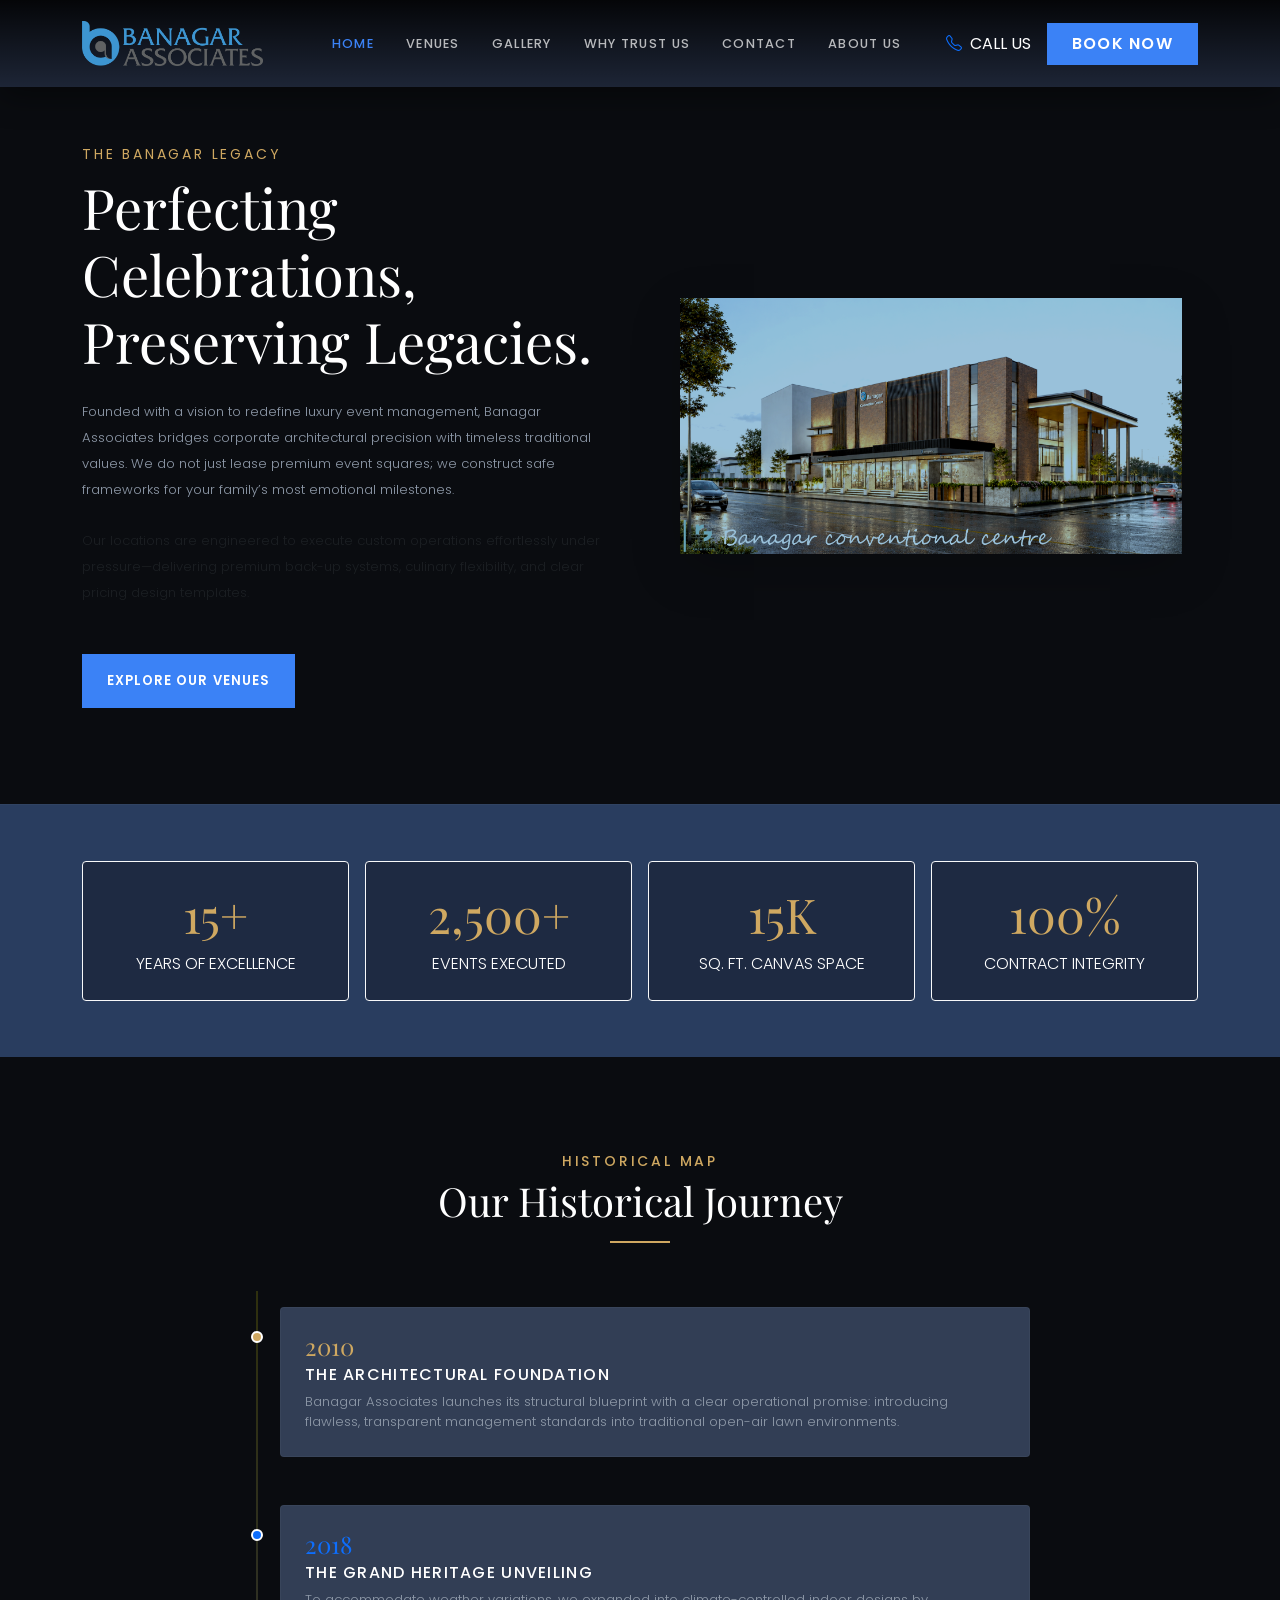
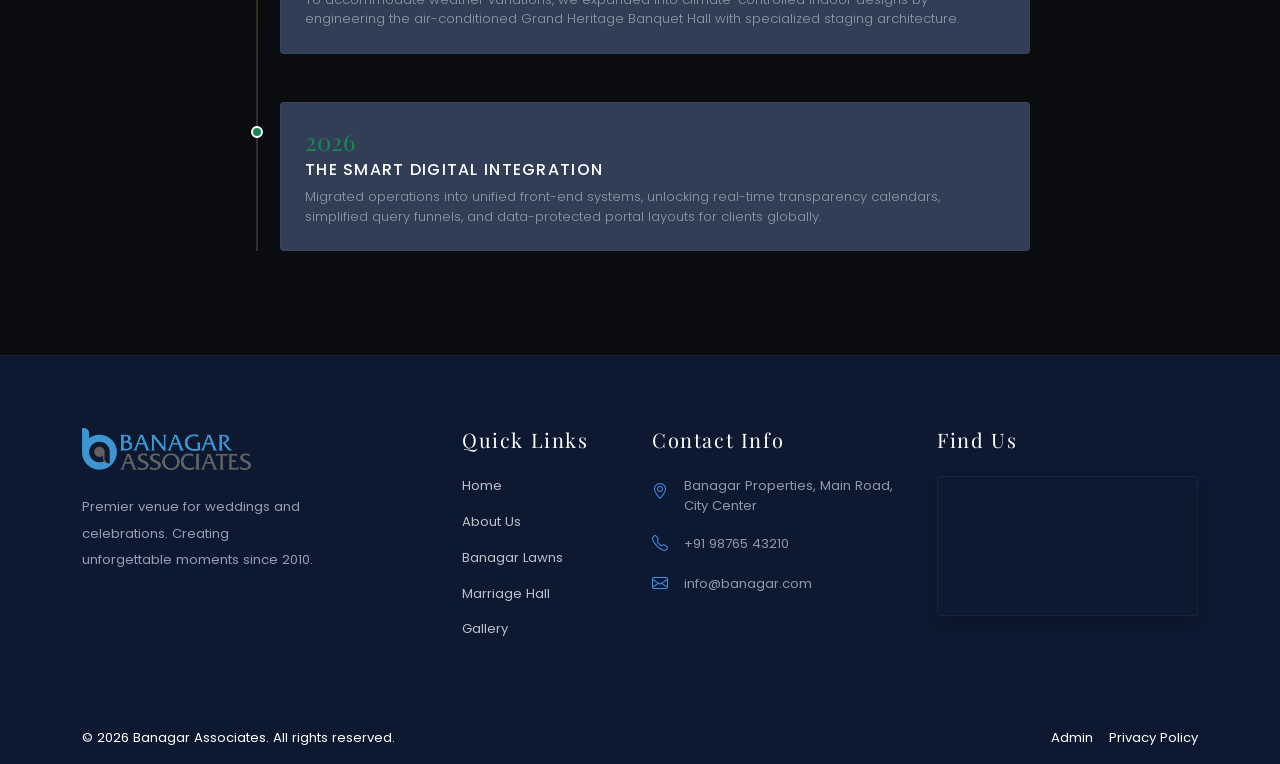
<file: frontend/about.html>
<!DOCTYPE html>
<html lang="en">
<head>
    <meta charset="UTF-8">
    <meta name="viewport" content="width=device-width, initial-scale=1.0">
    <title>About Us | Banagar Associates</title>
    
    <link href="https://cdn.jsdelivr.net/npm/bootstrap@5.3.2/dist/css/bootstrap.min.css" rel="stylesheet">
    <link rel="stylesheet" href="https://cdn.jsdelivr.net/npm/bootstrap-icons@1.11.3/font/bootstrap-icons.min.css">
    <link rel="stylesheet" href="https://cdnjs.cloudflare.com/ajax/libs/animate.css/4.1.1/animate.min.css"/>
    <link href="https://fonts.googleapis.com/css2?family=Playfair+Display:ital,wght@0,300;0,400;1,300&family=Poppins:wght@200;300;400;500;600&display=swap" rel="stylesheet">
    <link rel="stylesheet" href="../index.css">
    <style>
        :root {
            --bg-deep-base: #0a0c10;
            --bg-dark-midnight: #0b0e14;
            --bg-card-surface: #131a26;
            --primary-blue: #3b82f6;
            --accent-gold: #cfa861;
            --text-slate-muted: #8e99a8;
        }

        body {
            font-family: 'Poppins', sans-serif;
            background-color: var(--bg-deep-base);
            color: #ffffff;
            overflow-x: hidden;
        }

        /* Typography & Helper Classes */
        .font-serif { font-family: 'Playfair Display', serif; }
        .text-gold { color: var(--accent-gold); }
        .text-light-muted { color: var(--text-slate-muted); }
        .tracking-widest { letter-spacing: 0.2em; }
        .tracking-wide { letter-spacing: 0.08em; }
        .accent-line { width: 60px; height: 2px; background-color: var(--accent-gold); }
        .fs-7 { font-size: 0.82rem !important; }
        .fs-8 { font-size: 0.72rem !important; }
        .max-w-xl { max-width: 600px; }
        .max-w-md { max-width: 780px; }
        .filter-cool { filter: brightness(0.9) contrast(1.05); }

        /* Navigation Bar Structural Adjustments */
        .navbar {
            background-color: #1d2536 !important;
            box-shadow: 0 10px 30px rgba(0,0,0,0.4);
        }
        .brand-logo-frame { height: 42px; 
            display: flex; 
            align-items: center; 
        }
        .brand-logo-frame img { 
            height: 100%; 
            width: auto; 
            object-fit: contain; 
        }
        .nav-link {
            font-size: 0.8rem;
            font-weight: 500;
            letter-spacing: 0.1em;
            color: rgba(255,255,255,0.7) !important;
            transition: color 0.2s ease;
        }
        .nav-link:hover, .nav-link.active { color: var(--primary-blue) !important; }
        
        /* Active Navbar Route Outline Pill */
        .contact-nav-pill {
            border: 1px solid var(--primary-blue);
            border-radius: 20px;
            color: #ffffff !important;
        }

        /* Section 1: Editorial Hero Layout Adjustments */
        .border-gold-frame {
            border: 1px solid rgba(228, 217, 197, 0.3) !important;
            transform: translate(12px, 12px);
            z-index: 1;
        }

        /* Section 2: Blue-Navy Premium Metrics Panel */
        .bg-midnight-premium { background-color: #293d5f !important; }

        .bg-slate-surface {
            background-color: #1e2a42 !important; /* Matches the solid card tone of the venue cards */
            }

        .simple-metric-card {
            border-radius: 4px;
            transition: background-color 0.25s ease, transform 0.25s ease;
            }

/* Subtle response on user hover without breaking layout simplicity */
        .simple-metric-card:hover {
            background-color: #131a26 !important;
            transform: translateY(-3px);
            }

        /* Section 3: Interactive Chronological Timeline Design */
        .timeline-container { position: relative; 
            padding-left: 30px; 
        }
        .timeline-center-spine {
            position: absolute; 
            top: 0; 
            bottom: 0; 
            left: 6px; 
            width: 2px;
            background: linear-gradient(to bottom,yellow 0%,  50%, #ffffff 100%);
            opacity: 0.15;
        }

        .timeline-dot {
            position: absolute; 
            left: -29px; 
            top: 24px; 
            width: 12px; 
            height: 12px;
            border-radius: 50%; 
            border: 2px solid #ffffff; 
            z-index: 1;
        }
        .timeline-card {
            border: 1px solid rgba(223, 211, 211, 0.04);
            border-radius: 4px;
            background-color: #323e55;
            transition: background-color 0.25s ease;
        }
        .timeline-card:hover { background-color: #1e2a42 !important; }

        /* Layout Footer Framework */
        .footer-section { background-color: #0d1930 !important; 
            border-top: 1px solid rgba(255, 255, 255, 0.03); 
        }
        .footer-logo { height: 40px; 
            width: auto; 
            object-fit: contain; 
        }
        .footer-links li a { color: #b9c1cb !important; 
            text-decoration: none; 
            transition: color 0.2s ease; 
        }
        .footer-links li a:hover { color: var(--primary-blue) !important; }
        .footer-map-container { width: 100%; 
            height: 140px; 
            border: 1px solid rgba(255, 255, 255, 0.05); 
        }
        .footer-map-container iframe { filter: grayscale(1) invert(0.92) contrast(1.1) brightness(0.95); }
        .sub-footer-links a { color: #a5abb0; 
            text-decoration: none; 
            transition: color 0.2s ease; 
        }
        .sub-footer-links a:hover { color: #ffffff !important; }

        @media (max-width: 991.98px) {
    /* Resets the active link border pill to an elegant side-border on mobile menus */
    .contact-nav-pill {
        border: none !important;
        border-left: 2px solid var(--primary-blue) !important;
        border-radius: 0 !important;
        padding-left: 15px !important;
    }

    /* Prevents the decorative gold frame layout from causing horizontal overflow */
    .border-gold-frame {
        transform: translate(0, 0) !important;
        position: relative !important;
    }
    
    .layout-frame-wrapper {
        padding: 0 !important;
    }
}

/* 2. SMARTPHONES / PORTRAIT MOBILE VIEWS (Max-width: 767.98px) */
@media (max-width: 767.98px) {
    /* Editorial Hero Section Adjustments */
    .display-4 {
        font-size: 2.15rem !important;
        line-height: 1.3 !important;
        text-align: center;
    }

    /* Centers headers and scales paragraphs nicely */
    .py-5 .text-center-sm-fallback {
        text-align: center !important;
    }

    /* Metrics Section: Forces a clean 2x2 grid box presentation */
    .bg-midnight-premium .col-6 {
        padding: 6px !important;
    }

    .simple-metric-card {
        padding: 20px 10px !important;
    }

    .simple-metric-card .display-5 {
        font-size: 1.85rem !important;
    }

    .simple-metric-card .fs-8 {
        font-size: 0.68rem !important;
    }

    /* Chronological Timeline Layout Adjustments */
    .timeline-container {
        padding-left: 20px !important;
    }

    .timeline-center-spine {
        left: 4px !important;
    }

    .timeline-dot {
        left: -21px !important;
        top: 20px !important;
        width: 10px !important;
        height: 10px !important;
    }

    .timeline-card {
        padding: 20px !important;
    }

    .timeline-card .h4 {
        font-size: 1.25rem !important;
    }

    .timeline-card h4.h6 {
        font-size: 0.8rem !important;
        letter-spacing: 0.05em !important;
    }
}

/* 3. EXTRA SMALL DEVICES (Max-width: 375px) */
@media (max-width: 375px) {
    .display-4 {
        font-size: 1.85rem !important;
    }

    .simple-metric-card .display-5 {
        font-size: 1.6rem !important;
    }
}
    </style>
</head>
<body>

    <nav class="navbar navbar-expand-lg navbar-dark fixed-top py-3">
        <div class="container">
            <a class="navbar-brand d-flex align-items-center" href="#home">
                <div class="brand-logo me-2"><img src="../assets/images/logo-01.png" alt="Banagar Associates Logo"></div>
                <div class="brand-text">   
                </div>
            </a>
            <button class="navbar-toggler border-0" type="button" data-bs-toggle="collapse" data-bs-target="#navbarNav">
                <span class="navbar-toggler-icon"></span>
            </button>
            <div class="collapse navbar-collapse" id="navbarNav">
                <ul class="navbar-nav mx-auto mb-2 mb-lg-0 gap-3">
                   <li class="nav-item"><a class="nav-link active" href="../index.html">HOME</a></li>
                    <li class="nav-item"><a class="nav-link" href="../index.html#venues">VENUES</a></li>
                    <li class="nav-item"><a class="nav-link" href="../index.html#gallery">GALLERY</a></li>
                    <li class="nav-item"><a class="nav-link" href="../index.html#trust">WHY TRUST US</a></li>
                    <li class="nav-item"><a class="nav-link" href="../frontend/contact.html">CONTACT</a></li>
                    <li class="nav-item"><a class="nav-link" href="../frontend/about.html">ABOUT US</a></li>
                </ul>
                <div class="d-flex align-items-center gap-3">
                    <a href="tel:+911234567890" class="text-white text-decoration-none fs-6 d-none d-xl-inline"><i class="bi bi-telephone text-primary me-2"></i>CALL US</a>
                    <a href="../frontend/booking.html" class="btn btn-primary px-4 py-2 fw-semibold tracking-wide rounded-0">BOOK NOW</a>
                </div>
            </div>
        </div>
    </nav>

    <section class="py-5 mt-5 position-relative">
        <div class="container py-5">
            <div class="row align-items-center g-5">
                <div class="col-lg-6" data-animate="fadeInLeft">
                    <span class="text-gold tracking-widest text-uppercase small d-block mb-2">THE BANAGAR LEGACY</span>
                    <h1 class="display-4 text-white main-heading font-serif fw-light mb-4">Perfecting Celebrations, Preserving Legacies.</h1>
                    <p class="text-light-muted fs-7 fw-light lh-lg mb-4">
                        Founded with a vision to redefine luxury event management, Banagar Associates bridges corporate architectural precision with timeless traditional values. We do not just lease premium event squares; we construct safe frameworks for your family’s most emotional milestones.
                    </p>
                    <p class="text-muted fs-7 fw-light lh-lg mb-5">
                        Our locations are engineered to execute custom operations effortlessly under pressure—delivering premium back-up systems, culinary flexibility, and clear pricing design templates.
                    </p>
                    <a href="./venues.html" class="btn btn-primary px-4 py-3 fw-semibold rounded-0 tracking-wide fs-7">EXPLORE OUR VENUES</a>
                </div>
                <div class="col-lg-6" data-animate="fadeInRight">
                    <div class="position-relative p-3 layout-frame-wrapper">
                        <div class="border-gold-frame position-absolute inset-0 m-1"></div>
                        <img src="../assets/images/abt.png" alt="Banagar Luxury Legacy Presentation" class="img-fluid position-relative z-2 rounded-0 shadow-lg filter-grayscale">
                    </div>
                </div>
            </div>
        </div>
    </section>

    <section class="py-5 bg-midnight-premium border-top border-bottom border-secondary border-bottom-0 border-opacity-10">
        <div class="container py-2">
            <div class="row g-3 text-center">
                
                <div class="col-6 col-lg-3" data-animate="fadeInUp">
                    <div class="p-4 bg-slate-surface h-100 simple-metric-card border border-light border-opacity-5">
                        <div class="display-5 font-serif text-gold mb-2 fw-light">15+</div>
                        <span class="fs-9 text-uppercase tracking-wider text-white fw-light d-block">Years of Excellence</span>
                    </div>
                </div>
                
                <div class="col-6 col-lg-3" data-animate="fadeInUp">
                    <div class="p-4 bg-slate-surface h-100 simple-metric-card border border-light border-opacity-5">
                        <div class="display-5 font-serif text-gold mb-2 fw-light">2,500+</div>
                        <span class="fs-9 text-uppercase tracking-wider text-white fw-light d-block">Events Executed</span>
                    </div>
                </div>
                
                <div class="col-6 col-lg-3" data-animate="fadeInUp">
                    <div class="p-4 bg-slate-surface h-100 simple-metric-card border border-light border-opacity-5">
                        <div class="display-5 font-serif text-gold mb-2 fw-light">15K</div>
                        <span class="fs-9 text-uppercase tracking-wider text-white fw-light d-block">Sq. Ft. Canvas Space</span>
                    </div>
                </div>
                
                <div class="col-6 col-lg-3" data-animate="fadeInUp">
                    <div class="p-4 bg-slate-surface h-100 simple-metric-card border border-light border-opacity-5">
                        <div class="display-5 font-serif text-gold mb-2 fw-light">100%</div>
                        <span class="fs-9 text-uppercase tracking-wider text-white fw-light d-block">Contract Integrity</span>
                    </div>
                </div>

            </div>
        </div>
    </section>

    <section class="py-5 bg-dark-deep">
        <div class="container py-5">
            
            <div class="text-center max-w-xl mx-auto mb-5" data-animate="fadeInDown">
                <h6 class="text-gold tracking-widest text-uppercase small mb-2">HISTORICAL MAP</h6>
                <h2 class="display-6 text-white font-serif fw-light">Our Historical Journey</h2>
                <div class="accent-line mx-auto my-3"></div>
            </div>

            <div class="timeline-container position-relative mx-auto mt-5 pt-3 max-w-md">
                <div class="timeline-center-spine"></div>

                <div class="timeline-row mb-5 position-relative" data-animate="fadeInUp">
                    <div class="timeline-dot bg-gold"></div>
                    <div class="timeline-card p-4">
                        <span class="font-serif text-gold h4 d-block mb-1 fw-light">2010</span>
                        <h4 class="h6 text-white text-uppercase tracking-wide mb-2">The Architectural Foundation</h4>
                        <p class="text-light-muted fs-7 mb-0 lh-base fw-light">Banagar Associates launches its structural blueprint with a clear operational promise: introducing flawless, transparent management standards into traditional open-air lawn environments.</p>
                    </div>
                </div>

                <div class="timeline-row mb-5 position-relative" data-animate="fadeInUp">
                    <div class="timeline-dot bg-primary"></div>
                    <div class="timeline-card p-4">
                        <span class="font-serif text-primary h4 d-block mb-1 fw-light">2018</span>
                        <h4 class="h6 text-white text-uppercase tracking-wide mb-2">The Grand Heritage Unveiling</h4>
                        <p class="text-light-muted fs-7 mb-0 lh-base fw-light">To accommodate weather variations, we expanded into climate-controlled indoor designs by engineering the air-conditioned Grand Heritage Banquet Hall with specialized staging architecture.</p>
                    </div>
                </div>

                <div class="timeline-row mb-2 position-relative" data-animate="fadeInUp">
                    <div class="timeline-dot bg-success"></div>
                    <div class="timeline-card p-4">
                        <span class="font-serif text-success h4 d-block mb-1 fw-light">2026</span>
                        <h4 class="h6 text-white text-uppercase tracking-wide mb-2">The Smart Digital Integration</h4>
                        <p class="text-light-muted fs-7 mb-0 lh-base fw-light">Migrated operations into unified front-end systems, unlocking real-time transparency calendars, simplified query funnels, and data-protected portal layouts for clients globally.</p>
                    </div>
                </div>
            </div>

        </div>
    </section>

    <footer class="footer-section pt-5 pb-3">
        <div class="container pt-4">
            <div class="row g-4 mb-5">
                <div class="col-sm-6 col-lg-3">
                    <div class="footer-brand mb-4">
                        <div class="brand-logo-frame">
                            <img src="../assets/images/logo-01.png" alt="Banagar Associates Logo" class="footer-logo">
                        </div>
                    </div>
                    <p class="text-light-muted fs-7 lh-lg pe-xl-4 footer-desc">
                        Premier venue for weddings and celebrations. Creating unforgettable moments since 2010.
                    </p>
                </div>
                <div class="col-sm-6 col-lg-2 offset-lg-1">
                    <h4 class="h5 text-white font-serif mb-4 fw-normal tracking-wide">Quick Links</h4>
                    <ul class="list-unstyled footer-links d-grid gap-3 fs-7">
                        <li><a href="index.html#home">Home</a></li>
                        <li><a href="about.html">About Us</a></li>
                        <li><a href="index.html#venues">Banagar Lawns</a></li>
                        <li><a href="index.html#venue-catalog">Marriage Hall</a></li>
                        <li><a href="index.html#gallery">Gallery</a></li>
                    </ul>
                </div>
                <div class="col-sm-6 col-lg-3">
                    <h4 class="h5 text-white font-serif mb-4 fw-normal tracking-wide">Contact Info</h4>
                    <ul class="list-unstyled footer-contact-list d-grid gap-3 fs-7 text-light-muted">
                        <li class="d-flex align-items-start gap-3"><i class="bi bi-geo-alt text-primary mt-1"></i><span>Banagar Properties, Main Road,<br>City Center</span></li>
                        <li class="d-flex align-items-center gap-3"><i class="bi bi-telephone text-primary"></i><span>+91 98765 43210</span></li>
                        <li class="d-flex align-items-center gap-3"><i class="bi bi-envelope text-primary"></i><span>info@banagar.com</span></li>
                    </ul>
                </div>
                <div class="col-sm-6 col-lg-3">
                    <h4 class="h5 text-white font-serif mb-4 fw-normal tracking-wide">Find Us</h4>
                    <div class="footer-map-container position-relative overflow-hidden shadow">
                        <iframe src="https://www.google.com/maps/embed?pb=!1m18!1m12!1m3!1d3821.670807!2d73.8474!3d18.5204!2m3!1f0!2f0!3f0!3m2!1i1024!2i768!4f13.1!3m3!1m2!1s0x0%3A0x0!2zMTjCsDMxJzEzLjQiTiA3M8KwNTAnNTAuNiJF!5e0!3m2!1sen!2sin!4v1716300000000!5m2!1sen!2sin" width="100%" height="100%" style="border:0;" allowfullscreen="" loading="lazy"></iframe>
                    </div>
                </div>
            </div>
            <hr class="border-secondary border-opacity-10 my-4">
            <div class="row align-items-center fs-7 text-white g-3">
                <div class="col-md-6 text-center text-md-start"><p class="mb-0">© 2026 Banagar Associates. All rights reserved.</p></div>
                <div class="col-md-6 text-center text-md-end">
                    <div class="d-flex justify-content-center justify-content-md-end gap-3 sub-footer-links">
                        <a href="../frontend/adminlogin.html" class="text-white text-decoration-none">Admin</a>
                        <a href="#" class="text-white text-decoration-none">Privacy Policy</a>
                    </div>
                </div>
            </div>
        </div>
    </footer>

    <script src="https://cdn.jsdelivr.net/npm/bootstrap@5.3.2/dist/js/bootstrap.bundle.min.js"></script>
    
    <script>
        document.addEventListener("DOMContentLoaded", function () {
            const lazyObserver = new IntersectionObserver((elements) => {
                elements.forEach(node => {
                    if(node.isIntersecting) {
                        node.target.classList.add('animate__animated', node.target.dataset.animate);
                        lazyObserver.unobserve(node.target);
                    }
                });
            }, { threshold: 0.05 });
            document.querySelectorAll('[data-animate]').forEach(el => lazyObserver.observe(el));
        });
    </script>
</body>
</html>
</file>
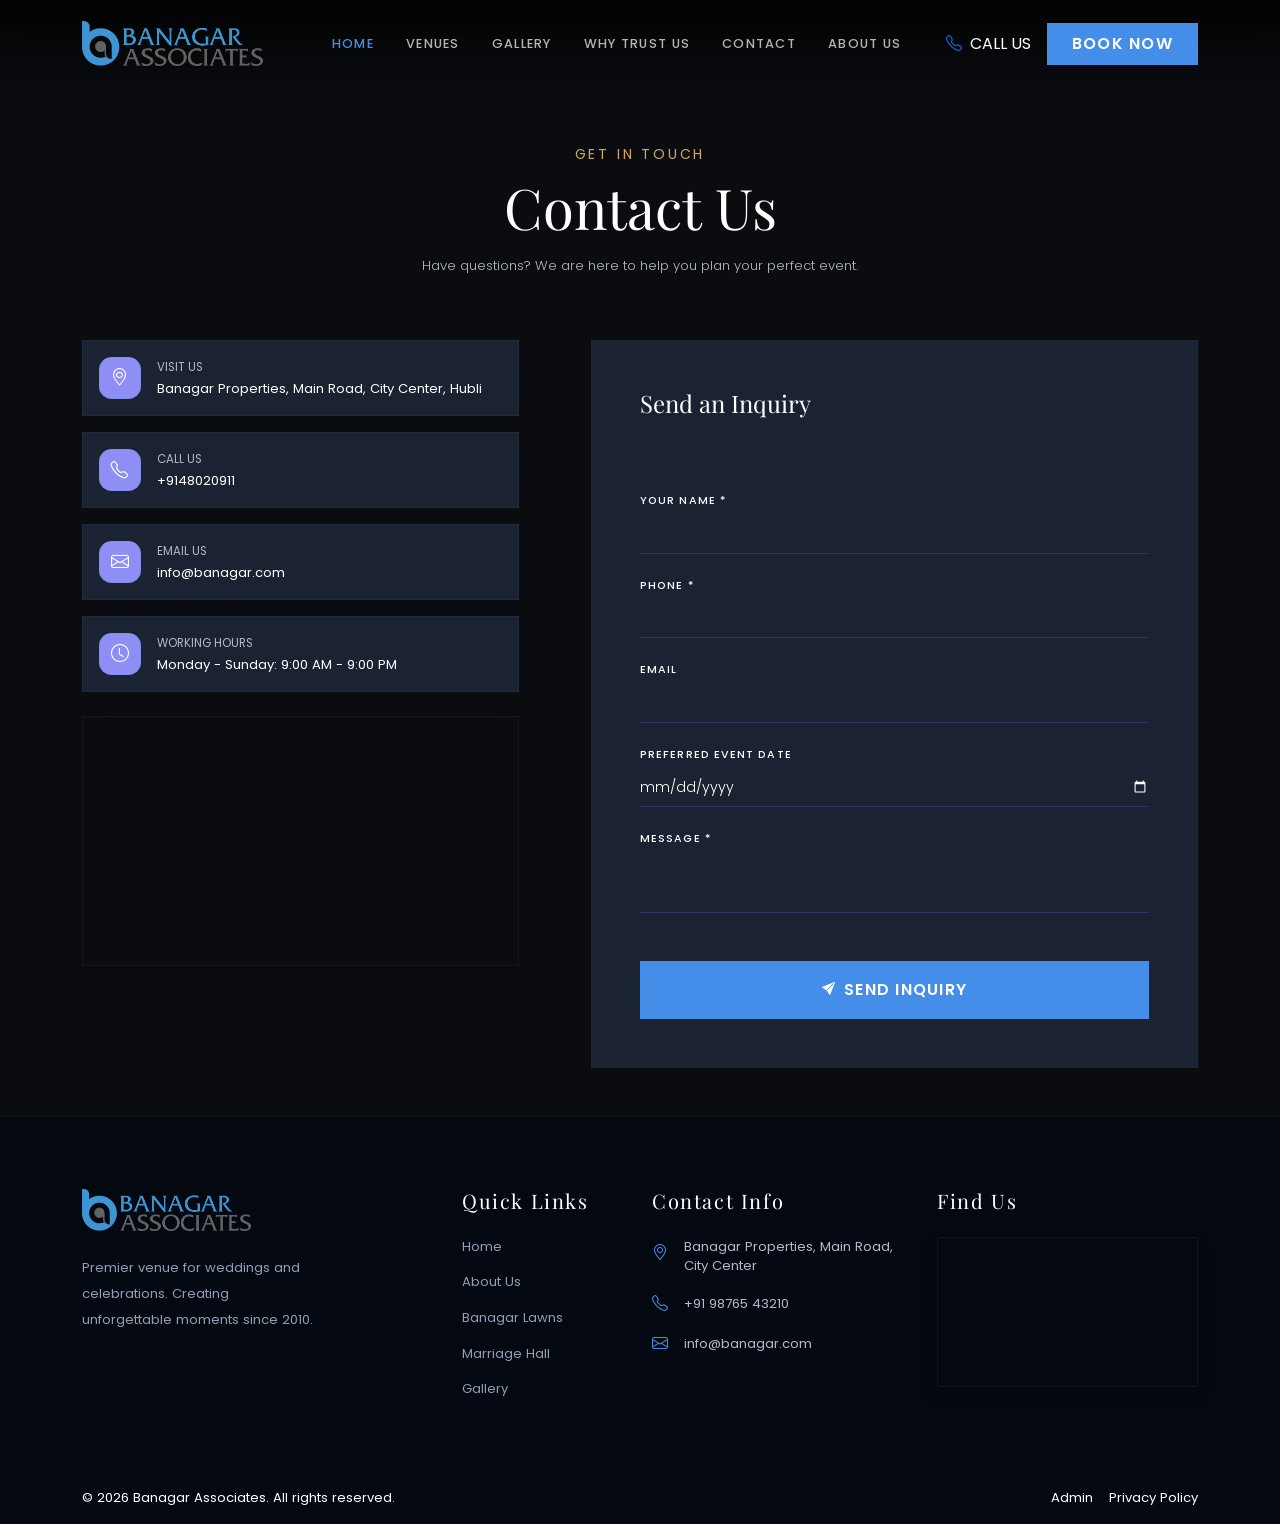
<file: frontend/contact.html>
<!DOCTYPE html>
<html lang="en">
<head>
    <meta charset="UTF-8">
    <meta name="viewport" content="width=device-width, initial-scale=1.0">
    <title>Contact Us | Banagar Associates</title>
    <link href="https://cdn.jsdelivr.net/npm/bootstrap@5.3.2/dist/css/bootstrap.min.css" rel="stylesheet">
    <link rel="stylesheet" href="https://cdn.jsdelivr.net/npm/bootstrap-icons@1.11.3/font/bootstrap-icons.min.css">
    <link href="https://fonts.googleapis.com/css2?family=Playfair+Display:ital,wght@0,300;0,400;1,300&family=Poppins:wght@200;300;400;500;600&display=swap" rel="stylesheet">
    <link rel="stylesheet" href="../index.css">
    <style>
    
    .contact-nav-pill {
    border: 1px solid #448eea;
    border-radius: 20px;
    color: #ffffff !important;
}

/* Left Column Info Chips Layout Box */
    .contact-info-chip {
    background-color: #1b2333; /* Rich deep navy box envelope wrapper */
    border: 1px solid rgba(255, 255, 255, 0.03);
    transition: background-color 0.2s ease;
}

.contact-info-chip:hover {
    background-color: #1e293a !important;
}

.chip-icon-box {
    width: 42px;
    height: 42px;
    background-color:rgb(142, 142, 244);
    border: 1px solid rgba(68, 142, 234, 0.15);
    font-size: 1.1rem;
    border-radius: 30%;
}

/* Main column Left Map Display dimensions */
.contact-page-map {
    width: 100%;
    height: 250px;
    border: 1px solid rgba(255, 255, 255, 0.04);
}

.contact-page-map iframe {
    filter: grayscale(1) invert(0.92) contrast(1.1) brightness(0.95);
}

/* Right Column Contact Form Wrap Background Box */
.contact-form-container {
    background-color: #1b2333 !important; /* Solid matte finish contrast container */
    border: 1px solid rgba(255, 255, 255, 0.02);
}

/* Custom Minimalist Flat Line Input Field Engine */
.input-field-group {
    position: relative;
    display: flex;
    flex-direction: column;
}

.form-label-custom {
    font-size: 0.68rem !important;
    font-weight: 500;
    letter-spacing: 0.1em;
    color: #fcfcfc; /* Hard low contrast grey text matching image layout */
    margin-bottom: 6px;
    text-transform: uppercase;
}

.form-input-minimal {
    width: 100%;
    background-color: transparent !important;
    border: none !important;
    border-bottom: 1px solid rgb(51, 51, 105) !important;
    padding: 8px 0px !important;
    font-size: 0.88rem !important;
    font-weight: 300;
    outline: none !important;
    border-radius: 0 !important;
    transition: border-color 0.25s ease;
}

/* Active Highlight Interaction line state */
.form-input-minimal:focus {
    border-color: #448eea !important;
}

/* Forces browser native dark-mode calendar dropdown support mapping */
.color-scheme-dark {
    color-scheme: dark;
}

/* Textarea line adjustment controls */
textarea.form-input-minimal {
    resize: none;
}

/* mobile responsive view */

/* 1. TABLETS & SMALL DESKTOPS (Max-width: 991.98px) */
@media (max-width: 991.98px) {
    /* Resets the navbar pill behavior on responsive collapse menus */
    .contact-nav-pill {
        border: none !important;
        border-left: 2px solid var(--primary-blue) !important;
        border-radius: 0 !important;
        padding-left: 15px !important;
    }

    /* Strips oversized padding to let content breathe on medium viewports */
    .contact-form-container {
        padding: 30px !important;
    }
}

/* 2. SMARTPHONES / PORTRAIT MOBILE VIEWS (Max-width: 767.98px) */
@media (max-width: 767.98px) {
    
    /* Compresses informational chips to fit cleanly in narrow layouts */
    .contact-info-chip {
        padding: 12px 15px !important;
        gap: 12px !important;
    }

    .chip-icon-box {
        width: 36px !important; /* Scales icons down slightly */
        height: 36px !important;
        font-size: 0.95rem !important;
        flex-shrink: 0; /* Prevents icons from squishing if text wraps long */
    }

    /* Adjusts detail typography sizing for compact touchscreens */
    .contact-info-chip h6 {
        font-size: 0.8rem !important;
        line-height: 1.4 !important;
    }

    /* Enhances the Map element interactive space */
    .contact-page-map {
        height: 200px !important; /* Reduces vertical footprint while remaining usable */
        margin-top: 10px !important;
    }

    /* Adjusts Form Wrap Padding spacing rules */
    .contact-form-container {
        padding: 24px 20px !important;
        margin-top: 15px; /* Ensures space when columns stack vertically */
    }

    /* Form Fields spacing configuration overrides */
    .input-field-group {
        margin-bottom: 25px !important; /* Keeps an uniform separation when viewing single-file fields */
    }

    .form-label-custom {
        font-size: 0.65rem !important;
        margin-bottom: 4px !important;
    }

    .form-input-minimal {
        padding: 6px 0px !important;
        font-size: 0.85rem !important;
    }
}

/* 3. EXTRA SMALL DEVICES (Max-width: 375px) */
@media (max-width: 375px) {
    /* Prevents long emails or addresses from wrapping into layout chaos */
    .contact-info-chip h6 {
        font-size: 0.75rem !important;
    }
    
    .contact-form-container {
        padding: 20px 15px !important;
    }
}
    </style>

</head>
<body class="bg-dark-deep text-white">

    <nav class="navbar navbar-expand-lg navbar-dark fixed-top py-3">
        <div class="container">
            <a class="navbar-brand d-flex align-items-center" href="#home">
                <div class="brand-logo me-2"><img src="../assets/images/logo-01.png" alt="Banagar Associates Logo"></div>
                <div class="brand-text">   
                </div>
            </a>
            <button class="navbar-toggler border-0" type="button" data-bs-toggle="collapse" data-bs-target="#navbarNav">
                <span class="navbar-toggler-icon"></span>
            </button>
            <div class="collapse navbar-collapse" id="navbarNav">
                <ul class="navbar-nav mx-auto mb-2 mb-lg-0 gap-3">
                    <li class="nav-item"><a class="nav-link active" href="../index.html">HOME</a></li>
                    <li class="nav-item"><a class="nav-link" href="../index.html#venues">VENUES</a></li>
                    <li class="nav-item"><a class="nav-link" href="../index.html#gallery">GALLERY</a></li>
                    <li class="nav-item"><a class="nav-link" href="../index.html#trust">WHY TRUST US</a></li>
                    <li class="nav-item"><a class="nav-link" href="#contact">CONTACT</a></li>
                    <li class="nav-item"><a class="nav-link" href="../frontend/about.html">ABOUT US</a></li>
                </ul>
                <div class="d-flex align-items-center gap-3">
                    <a href="tel:+911234567890" class="text-white text-decoration-none fs-6 d-none d-xl-inline"><i class="bi bi-telephone text-primary me-2"></i>CALL US</a>
                    <a href="./booking.html" class="btn btn-primary px-4 py-2 fw-semibold tracking-wide rounded-0">BOOK NOW</a>
                </div>
            </div>
        </div>
    </nav>

    <main class="contact-wrapper-main pt-5 mt-5">
        <div class="container py-5">
            
            <div class="text-center max-w-xl mx-auto mb-5">
                <span class="text-gold tracking-widest text-uppercase small d-block mb-2">GET IN TOUCH</span>
                <h1 class="display-4 text-white font-serif fw-light mb-3">Contact Us</h1>
                <p class="text-light-muted fs-7 fw-light">Have questions? We are here to help you plan your perfect event.</p>
            </div>

            <div class="row g-5 pt-3">
                
                <div class="col-lg-5 d-flex flex-column gap-3">
                    
                    <div class="contact-info-chip p-3 d-flex align-items-center gap-3">
                        <div class="chip-icon-box d-flex align-items-center justify-content-center text-primary-blue">
                            <i class="bi bi-geo-alt"></i>
                        </div>
                        <div>
                            <span class="fs-8 tracking-wider text-uppercase text-light-muted d-block mb-1">VISIT US</span>
                            <h6 class="fs-7 text-white mb-0 fw-normal">Banagar Properties, Main Road, City Center, Hubli</h6>
                        </div>
                    </div>

                    <div class="contact-info-chip p-3 d-flex align-items-center gap-3">
                        <div class="chip-icon-box d-flex align-items-center justify-content-center text-primary-blue">
                            <i class="bi bi-telephone"></i>
                        </div>
                        <div>
                            <span class="fs-8 tracking-wider text-uppercase text-light-muted d-block mb-1">CALL US</span>
                            <h6 class="fs-7 text-white mb-0 fw-normal">+9148020911</h6>
                        </div>
                    </div>

                    <div class="contact-info-chip p-3 d-flex align-items-center gap-3">
                        <div class="chip-icon-box d-flex align-items-center justify-content-center text-primary-blue">
                            <i class="bi bi-envelope"></i>
                        </div>
                        <div>
                            <span class="fs-8 tracking-wider text-uppercase text-light-muted d-block mb-1">EMAIL US</span>
                            <h6 class="fs-7 text-white mb-0 fw-normal">info@banagar.com</h6>
                        </div>
                    </div>

                    <div class="contact-info-chip p-3 d-flex align-items-center gap-3">
                        <div class="chip-icon-box d-flex align-items-center justify-content-center text-primary-blue">
                            <i class="bi bi-clock"></i>
                        </div>
                        <div>
                            <span class="fs-8 tracking-wider text-uppercase text-light-muted d-block mb-1">WORKING HOURS</span>
                            <h6 class="fs-7 text-white mb-0 fw-normal">Monday - Sunday: 9:00 AM - 9:00 PM</h6>
                        </div>
                    </div>

                    <div class="contact-page-map position-relative overflow-hidden rounded-0 mt-2 shadow">
                        <iframe 
                            src="https://www.google.com/maps/embed?pb=!1m18!1m12!1m3!1d3821.670807!2d73.8474!3d18.5204!2m3!1f0!2f0!3f0!3m2!1i1024!2i768!4f13.1!3m3!1m2!1s0x0%3A0x0!2zMTjCsDMxJzEzLjQiTiA3M8KwNTAnNTAuNiJF!5e0!3m2!1sen!2sin!4v1716300000000!5m2!1sen!2sin" 
                            width="100%" 
                            height="100%" 
                            style="border:0;" 
                            allowfullscreen="" 
                            loading="lazy" 
                            referrerpolicy="no-referrer-when-downgrade">
                        </iframe>
                    </div>

                </div>

                <div class="col-lg-7 ps-lg-5">
                    <div class="contact-form-container p-4 p-xl-5 bg-dark-card">
                        
                        <h2 class="h4 text-white font-serif fw-normal mb-2">Send an Inquiry</h2>
                        <p class="text-muted fs-7 mb-5">Fill in the form and we will get back to you.</p>

                        <form id="inquiry-form" autocomplete="off">
                            
                            <div class="input-field-group mb-4">
                                <label for="user_name" class="form-label-custom">YOUR NAME *</label>
                                <input type="text" id="user_name" class="form-input-minimal text-white" required>
                            </div>

                            <div class="input-field-group mb-4">
                                <label for="user_phone" class="form-label-custom">PHONE *</label>
                                <input type="tel" id="user_phone" class="form-input-minimal text-white" required>
                            </div>

                            <div class="input-field-group mb-4">
                                <label for="user_email" class="form-label-custom">EMAIL</label>
                                <input type="email" id="user_email" class="form-input-minimal text-white">
                            </div>

                            <div class="input-field-group mb-4">
                                <label for="event_date" class="form-label-custom">PREFERRED EVENT DATE</label>
                                <input type="date" id="event_date" class="form-input-minimal text-white color-scheme-dark">
                            </div>

                            <div class="input-field-group mb-5">
                                <label for="user_message" class="form-label-custom">MESSAGE *</label>
                                <textarea id="user_message" rows="2" class="form-input-minimal text-white" required></textarea>
                            </div>

                            <button type="submit" class="btn btn-primary w-100 py-3 fw-semibold tracking-wide rounded-0 d-flex align-items-center justify-content-center gap-2">
                                <i class="bi bi-send-fill fs-7"></i>
                                <span>SEND INQUIRY</span>
                            </button>

                        </form>

                    </div>
                </div>

            </div>

        </div>
    </main>

    <!-- footer section -->
 <footer class="footer-section pt-5 pb-3">
        <div class="container pt-4">
            <div class="row g-4 mb-5">
                <div class="col-sm-6 col-lg-3">
                    <div class="footer-brand mb-4">
                        <div class="brand-logo-frame">
                            <img src="../assets/images/logo-01.png" alt="Banagar Associates Logo" class="footer-logo">
                        </div>
                    </div>
                    <p class="text-light-muted fs-7 lh-lg pe-xl-4 footer-desc">
                        Premier venue for weddings and celebrations. Creating unforgettable moments since 2010.
                    </p>
                </div>
                <div class="col-sm-6 col-lg-2 offset-lg-1">
                    <h4 class="h5 text-white font-serif mb-4 fw-normal tracking-wide">Quick Links</h4>
                    <ul class="list-unstyled footer-links d-grid gap-3 fs-7">
                        <li><a href="index.html#home">Home</a></li>
                        <li><a href="about.html">About Us</a></li>
                        <li><a href="index.html#venues">Banagar Lawns</a></li>
                        <li><a href="index.html#venue-catalog">Marriage Hall</a></li>
                        <li><a href="index.html#gallery">Gallery</a></li>
                    </ul>
                </div>
                <div class="col-sm-6 col-lg-3">
                    <h4 class="h5 text-white font-serif mb-4 fw-normal tracking-wide">Contact Info</h4>
                    <ul class="list-unstyled footer-contact-list d-grid gap-3 fs-7 text-light-muted">
                        <li class="d-flex align-items-start gap-3"><i class="bi bi-geo-alt text-primary mt-1"></i><span>Banagar Properties, Main Road,<br>City Center</span></li>
                        <li class="d-flex align-items-center gap-3"><i class="bi bi-telephone text-primary"></i><span>+91 98765 43210</span></li>
                        <li class="d-flex align-items-center gap-3"><i class="bi bi-envelope text-primary"></i><span>info@banagar.com</span></li>
                    </ul>
                </div>
                <div class="col-sm-6 col-lg-3">
                    <h4 class="h5 text-white font-serif mb-4 fw-normal tracking-wide">Find Us</h4>
                    <div class="footer-map-container position-relative overflow-hidden shadow">
                        <iframe src="https://www.google.com/maps/embed?pb=!1m18!1m12!1m3!1d3821.670807!2d73.8474!3d18.5204!2m3!1f0!2f0!3f0!3m2!1i1024!2i768!4f13.1!3m3!1m2!1s0x0%3A0x0!2zMTjCsDMxJzEzLjQiTiA3M8KwNTAnNTAuNiJF!5e0!3m2!1sen!2sin!4v1716300000000!5m2!1sen!2sin" width="100%" height="100%" style="border:0;" allowfullscreen="" loading="lazy"></iframe>
                    </div>
                </div>
            </div>
            <hr class="border-secondary border-opacity-10 my-4">
            <div class="row align-items-center fs-7 text-white g-3">
                <div class="col-md-6 text-center text-md-start"><p class="mb-0">© 2026 Banagar Associates. All rights reserved.</p></div>
                <div class="col-md-6 text-center text-md-end">
                    <div class="d-flex justify-content-center justify-content-md-end gap-3 sub-footer-links">
                        <a href="../frontend/adminlogin.html" class="text-white text-decoration-none">Admin</a>
                        <a href="#" class="text-white text-decoration-none">Privacy Policy</a>
                    </div>
                </div>
            </div>
        </div>
    </footer>

    <script src="https://cdn.jsdelivr.net/npm/bootstrap@5.3.2/dist/js/bootstrap.bundle.min.js"></script>
</body>
</html>
</file>
<file: index.css>
:root {
    --bg-deep-base: #0a0c10;
    --bg-card-surface: #12161f;
    --bg-mid-gray: #161b26;
    --primary-blue: #448eea;
    --accent-gold: #cfa861;
    --text-muted-light: #b3bac7;
}

body {
    font-family: 'Poppins', sans-serif;
    background-color: var(--bg-deep-base);
    color: #ffffff;
    overflow-x: hidden;
}

/* Typography Overrides */
.font-serif {
    font-family: 'Playfair Display', serif;
}
.text-gold {
    color: var(--accent-gold);
}
.text-light-muted {
    color: var(--text-muted-light);
}
.tracking-widest { letter-spacing: 0.2em; }
.tracking-wide { letter-spacing: 0.08em; }
.text-spacing { font-size: 0.65rem !important; }

/* Custom Colors & Sections */
.bg-dark-deep { background-color: var(--bg-deep-base); }
.bg-dark-mid { background-color: var(--bg-mid-gray); }
.bg-dark-card { background-color: var(--bg-card-surface); }
.bg-dark-solid { background-color: #0b0e14 !important; }

.btn-primary {
    background-color: var(--primary-blue);
    border-color: var(--primary-blue);
}
.btn-primary:hover {
    background-color: #2f79d4;
    border-color: #2f79d4;
}
.btn-outline-primary {
    color: var(--primary-blue);
    border-color: var(--primary-blue);
}
.bg-gold { background-color: var(--accent-gold); color: #000; }

/* Navbar Custom Styling */
.navbar {
    transition: all 0.4s cubic-bezier(0.16, 1, 0.3, 1);
    background: linear-gradient(to bottom, rgba(0, 0, 0, 0.85) 0%, rgba(0, 0, 0, 0) 100%);
    backdrop-filter: blur(15px);
}

.brand-logo {
    height: 45px; 
    display: flex;
    align-items: center;
    justify-content: center;
    overflow: hidden;
}
.brand-logo img {
    height: 100%;       
    width: auto;        
    object-fit: contain; 
    transition: transform 0.3s ease; 
}

.navbar-brand:hover .brand-logo img {
    transform: scale(1.0);
}

/* Ensure your text layout plays nice next to the logo image container */
.brand-text {
    display: flex;
    flex-direction: column;
    justify-content: center;
}
.nav-link {
    font-size: 0.8rem;
    font-weight: 500;
    letter-spacing: 0.1em;
    color: rgba(255,255,255,0.7) !important;
}
.nav-link.active, .nav-link:hover {
    color: var(--primary-blue) !important;
}

/* Hero Section */
.hero-section {
    min-height: 105vh;
    background: url("./assets/images/home.png") no-repeat center center/cover;
}
.hero-overlay {
    position: absolute;
    top: 0; left: 0; right: 0; bottom: 0;
    background: linear-gradient(to right,rgba(96, 97, 97, 0.92) 30%, rgba(92, 96, 104, 0.4) 100%);
}
.main-heading {
    font-family: 'Playfair Display', serif;
    font-weight: 300;
}

/* Centered Radial/Linear Vignette for a premium focal point */
.hero-overlay-center {
    position: absolute;
    top: 0; left: 0; right: 0; bottom: 0;
    background: radial-gradient(circle, rgba(27, 32, 42, 0.6) 0%, rgba(31, 38, 50, 0.95) 100%);
    z-index: 1;
}

/* Helper to clean width behavior for long text boxes when centered */
.max-w-md {
    max-width: 680px;
}

/* #venues{
    background: url("./assets/images/sec2.jpeg") no-repeat center center/cover;
} */

.btn-filter {   
    background-color: transparent;
    color: var(--text-muted-light);
    border: 1px solid rgba(255, 255, 255, 0.1);
    font-size: 0.75rem;
    font-weight: 500;
    letter-spacing: 0.1em;
    border-radius: 0;
    transition: all 0.3s ease;
}

.btn-filter:hover {
    color: #ffffff;
    border-color: rgba(255, 255, 255, 0.4);
}

/* Selected state highlight styling */
.btn-filter.active-filter {
    color: #ffffff !important;
    background-color: transparent !important;
    border-color: var(--primary-blue) !important;
    box-shadow: 0 4px 12px rgba(68, 142, 234, 0.15);
}

/* Quick utility for vanilla filter transition speeds */
.venue-portfolio-item {
    transition: all 0.4s ease-in-out;
    opacity: 1;
    transform: scale(1);
}

.venue-portfolio-item.hidden-item {
    opacity: 0 !important;
    transform: scale(0.8) !important;
    width: 0 !important;
    height: 0 !important;
    padding: 0 !important;
    margin: 0 !important;
    overflow: hidden !important;
    border: none !important;
}
/* Card and Content Decorations */
.accent-line {
    width: 60px;
    height: 2px;
    background-color: var(--accent-gold);
}
.venue-card {
    transition: transform 0.3s ease, box-shadow 0.3s ease;
}
.venue-card:hover {
    transform: translateY(-8px);
    box-shadow: 0 15px 30px rgba(0,0,0,0.5);
}
.venue-img {
    height: 240px;
    object-fit: cover;
    transition: transform 0.5s ease;
}
.venue-card:hover .venue-img {
    transform: scale(1.05);
}

.btn-show-more {
    background-color: #12161f;
    color: #ffffff;
    border: 1px solid rgba(255, 255, 255, 0.08);
    border-radius: 0;
    font-size: 0.8rem;
    font-weight: 500;
    letter-spacing: 0.15em;
    transition: all 0.3s cubic-bezier(0.16, 1, 0.3, 1);
    box-shadow: 0 10px 30px rgba(0, 0, 0, 0.5);
}

.btn-show-more:hover {
    color: var(--accent-gold);
    border-color: var(--accent-gold);
    background-color: #171e2a;
    box-shadow: 0 15px 35px rgba(207, 168, 97, 0.1);
}

/* Micro-animation transition for the Chevron arrow icon */
.arrow-toggle {
    display: inline-block;
    transition: transform 0.4s cubic-bezier(0.16, 1, 0.3, 1);
}

/* Rotate icon 180 degrees when expanded */
.btn-show-more[aria-expanded="true"] .arrow-toggle {
    transform: rotate(180deg);
}
/* Frame Layout Decorator */
.border-gold-frame {
    border-color: rgba(207, 168, 97, 0.3) !important;
    transform: translate(12px, 12px);
    z-index: 1;
}

 /* why trust us */

 .bg-midnight-premium {
    background-color: #0b0e14 !important; /* Midnight black border split */
}

/* Luxury Card Blocks using rich corporate navy-sapphire tones */
.service-card {
    background-color: #131a26 !important; /* Solid high-contrast block color */
    border: 1px solid rgba(255, 255, 255, 0.05);
    border-radius: 4px; /* Crisp minimal edge rounding */
    transition: all 0.3s ease;
}

/* Card Icon Box Sizing */
.service-icon-box {
    font-size: 1.5rem;
    display: block;
    line-height: 1;
}

/* Subtle, clean micro-interaction when a client hovers over the blocks */
.service-card:hover {
    background-color: #1a2333 !important; /* Brightens up into an elegant slate-blue */
    border-color: rgba(207, 168, 97, 0.25); /* Accents the active boundary with a subtle gold frame */
    transform: translateY(-4px); /* Minor crisp lifting movement */
    box-shadow: 0 10px 25px rgba(0, 0, 0, 0.35);
}

/* Custom fine typography line spacing for compact grids */
.service-card p {
    color: #a4abb8 !important; /* Soft platinum grey for clean text reading contrast */
    font-size: 0.8rem !important;
}

.service-card h3 {
    letter-spacing: 0.02em;
}

/* gallery section */

.btn-gallery-filter {
    background-color: transparent;
    color: var(--text-muted-light);
    border: 1px solid rgba(255, 255, 255, 0.08);
    font-size: 0.75rem;
    font-weight: 500;
    letter-spacing: 0.08em;
    border-radius: 0;
    transition: all 0.25s ease;
}

.btn-gallery-filter:hover {
    color: #ffffff;
    border-color: rgba(255, 255, 255, 0.3);
}

.btn-gallery-filter.active-g-filter {
    color: #ffffff !important;
    border-color: var(--accent-gold) !important;
    background-color: rgba(207, 168, 97, 0.05) !important;
}

/* Compact Media Envelopes */
.gallery-mini-card {
    height: 220px; /* Reduced box height down to fit cleanly into smaller layouts */
    cursor: pointer;
    background-color: #11151d;
    border: 1px solid rgba(255, 255, 255, 0.04);
}

.gallery-asset {
    width: 100%;
    height: 100%;
    object-fit: cover;
    transition: transform 0.5s cubic-bezier(0.16, 1, 0.3, 1);
}

/* Elegant Text-fade Overlay on Hover */
.gallery-asset-overlay {
    position: absolute;
    top: 0; left: 0; right: 0; bottom: 0;
    background: linear-gradient(to top, rgba(10, 12, 16, 0.95) 0%, rgba(10, 12, 16, 0.3) 100%);
    opacity: 0.85; /* Text data handles are visible by default for clear UX */
    transition: all 0.3s ease;
}

/* Interactive Hover Feedback Mechanics */
.gallery-mini-card:hover .gallery-asset {
    transform: scale(1.06);
}

.gallery-mini-card:hover .gallery-asset-overlay {
    opacity: 1;
    background: linear-gradient(to top, rgba(10, 12, 16, 0.98) 0%, rgba(10, 12, 16, 0.1) 100%);
}

/* Simple vanilla filter node toggle styles */
.gallery-matrix-item {
    transition: all 0.35s cubic-bezier(0.16, 1, 0.3, 1);
}

.gallery-matrix-item.hide-asset {
    opacity: 0 !important;
    transform: scale(0.85) !important;
    width: 0 !important;
    height: 0 !important;
    padding: 0 !important;
    margin: 0 !important;
    overflow: hidden !important;
}

/* footer section */
.footer-section {
    background-color: #040810 !important; /* Pitch base deep slate black matching layout image */
    border-top: 1px solid rgba(255, 255, 255, 0.03);
}

/* Logo Sizing limit limits */
.footer-logo {
    height: 42px;
    width: auto;
    object-fit: contain;
}

.footer-desc {
    color: #8fa0b5 !important;
    font-size: 0.8rem !important;
}

/* Nav links styling */
.footer-links li a {
    color: #8fa0b5 !important;
    text-decoration: none;
    transition: color 0.2s ease;
}

.footer-links li a:hover {
    color: var(--primary-blue) !important;
}

/* Align links text decoration behaviors */
.footer-contact-list li i {
    font-size: 1rem;
    color: #448eea !important; /* Forces standard primary icon color from image token */
}

.footer-contact-list a {
    transition: color 0.2s ease;
}

.footer-contact-list a:hover {
    color: #ffffff !important;
}

/* Map Frame Structural Proportions */
.footer-map-container {
    width: 100%;
    height: 150px; /* Precise height ratio matching snapshot window */
    border-radius: 2px;
    border: 1px solid rgba(255, 255, 255, 0.05);
}

/* Apply professional dark/cool filter layout tone on google map iframe */
.footer-map-container iframe {
    filter: grayscale(1) invert(0.92) contrast(1.1) brightness(0.95);
    opacity: 0.85;
    transition: opacity 0.3s ease;
}

.footer-map-container:hover iframe {
    opacity: 1;
    filter: grayscale(0.2) invert(0.92) contrast(1); /* Smoothly returns minor color elements on view focus */
}

/* Sub-Footer layout styling rules */
.sub-footer-links a {
    transition: color 0.2s ease;
}

.sub-footer-links a:hover {
    color: #ffffff !important;
}

/* Clear vertical constraints */
.fs-7 { font-size: 0.82rem !important; }
.fs-8 { font-size: 0.72rem !important; }


/* ==========================================================================
   MOBILE & TABLET RESPONSIVE MEDIA QUERIES (BREAKPOINTS)
   ========================================================================== */

/* 1. TABLETS & SMALL DESKTOPS (Max-width: 991.98px) */
@media (max-width: 991.98px) {
    .navbar {
        background-color: #0b0e14 !important; /* Force solid dark background when menus collapse */
        padding-top: 12px !important;
        padding-bottom: 12px !important;
    }

    .hero-section {
        min-height: 90vh; /* Prevents oversized vertical spaces on medium devices */
    }

    /* Adjusts Section Headers for better mobile balance */
    .display-5 {
        font-size: 2.25rem !important;
    }

    .display-6 {
        font-size: 1.85rem !important;
    }

    /* Prevent text elements from breaking screen containment bounds */
    .border-gold-frame {
        transform: translate(0, 0) !important; /* Resets decorative shifts to keep alignments clean */
    }
}

/* 2. SMARTPHONES / PORTRAIT MOBILE VIEWS (Max-width: 767.98px) */
@media (max-width: 767.98px) {
    
    /* Global Section Padding Reduction to maximize reading surface area */
    .py-5 {
        padding-top: 2.5rem !important;
        padding-bottom: 2.5rem !important;
    }
    
    .container, .container-fluid {
        padding-left: 20px !important;
        padding-right: 20px !important;
    }

    /* Hero Typography Scaling Controls */
    .hero-section {
        min-height: 85vh;
    }

    .display-3 {
        font-size: 2.15rem !important;
        line-height: 1.3 !important;
    }

    .hero-section p.lead {
        font-size: 0.9rem !important;
        line-height: 1.6 !important;
    }

    /* Force button lists to stack beautifully on top of each other instead of clipping */
    .hero-section .d-flex {
        flex-direction: column !important;
        width: 100%;
        max-width: 320px;
        margin-left: auto;
        margin-right: auto;
        gap: 12px !important;
    }

    .hero-section .btn {
        width: 100% !important;
        padding-top: 14px !important;
        padding-bottom: 14px !important;
    }

    /* Horizontal Category Button Controls Filter bar wrap configuration */
    #venue-filter-controls, 
    #gallery-filter-controls {
        gap: 6px !important;
        justify-content: flex-start !important; /* Allows natural thumb swipe-scrolling if needed */
        overflow-x: auto;
        white-space: nowrap;
        padding-bottom: 10px;
        -webkit-overflow-scrolling: touch;
    }

    .btn-filter, .btn-gallery-filter {
        padding: 8px 16px !important;
        font-size: 0.7rem !important;
    }

    /* Venue Cards Optimization */
    .venue-img {
        height: 200px; /* Trims aspect frame height down on small devices */
    }

    .premium-venue-card h3, .venue-card h3 {
        font-size: 1.35rem !important;
    }

    /* Icons Metrics Row spacing compression */
    .meta-metrics-row {
        gap: 15px !important;
    }

    /* Why Trust Us / Services Module modifications */
    .service-card {
        padding: 24px !important; /* Compresses internal empty cushion gaps */
    }

    .service-card h3 {
        font-size: 1.15rem !important;
    }

    /* Media Gallery Envelopes adjustments */
    .gallery-mini-card {
        height: 180px; /* Slimmer layout to view blocks comfortably in single streams */
    }

    /* Footer structure alignment shift */
    .footer-section {
        text-align: center;
    }

    .footer-brand, .footer-section h4 {
        margin-bottom: 20px !important;
        justify-content: center;
    }

    .footer-contact-list li {
        justify-content: center;
        text-align: center;
    }

    .footer-contact-list li i {
        margin-top: 0 !important; /* Re-aligns geometry icons */
    }

    .footer-map-container {
        height: 180px; /* Expands spatial visibility box for easier map touch tracking */
        margin-top: 15px;
    }

    /* Bottom Credits sub-footer items alignment configuration */
    .sub-footer-links {
        justify-content: center !important;
        margin-top: 10px;
        gap: 15px !important;
    }
}

/* 3. EXTRA SMALL SMARTPHONES / MINI DEVICES (Max-width: 375px) */
@media (max-width: 375px) {
    .display-3 {
        font-size: 1.85rem !important;
    }
    
    .meta-metrics-row {
        flex-direction: column !important;
        align-items: flex-start !important;
        gap: 8px !important;
    }
}

/* whatsapp and call icon css */

.floating-contact-container {
    position: fixed;
    bottom: 30px;
    right: 30px;
    display: flex;
    flex-direction: column;
    gap: 15px;
    z-index: 9999; /* Ensures it stays on top of all other content */
}

/* Base styling for the circular buttons */
.floating-btn {
    width: 55px;
    height: 55px;
    border-radius: 50%;
    display: flex;
    align-items: center;
    justify-content: center;
    color: #ffffff;
    font-size: 1.5rem; /* Size of the icon */
    text-decoration: none;
    box-shadow: 0 4px 15px rgba(0, 0, 0, 0.4);
    transition: all 0.3s cubic-bezier(0.16, 1, 0.3, 1);
    border: 2px solid rgba(255, 255, 255, 0.1);
}

/* WhatsApp Specific Colors */
.whatsapp-btn {
    background-color: #25D366; 
}
.whatsapp-btn:hover {
    background-color: #1ebe57;
    color: #ffffff;
    transform: scale(1.1) translateY(-4px);
    box-shadow: 0 8px 20px rgba(37, 211, 102, 0.4);
}

/* Call Button Specific Colors (Using your brand blue) */
.call-btn {
    background-color: var(--primary-blue, #3b82f6); 
}
.call-btn:hover {
    background-color: #2563eb;
    color: #ffffff;
    transform: scale(1.1) translateY(-4px);
    box-shadow: 0 8px 20px rgba(59, 130, 246, 0.4);
}

/* Mobile Adjustments */
@media (max-width: 767.98px) {
    .floating-contact-container {
        bottom: 20px;
        right: 20px;
        gap: 12px;
    }
    .floating-btn {
        width: 48px;
        height: 48px;
        font-size: 1.25rem;
    }
}
</file>
